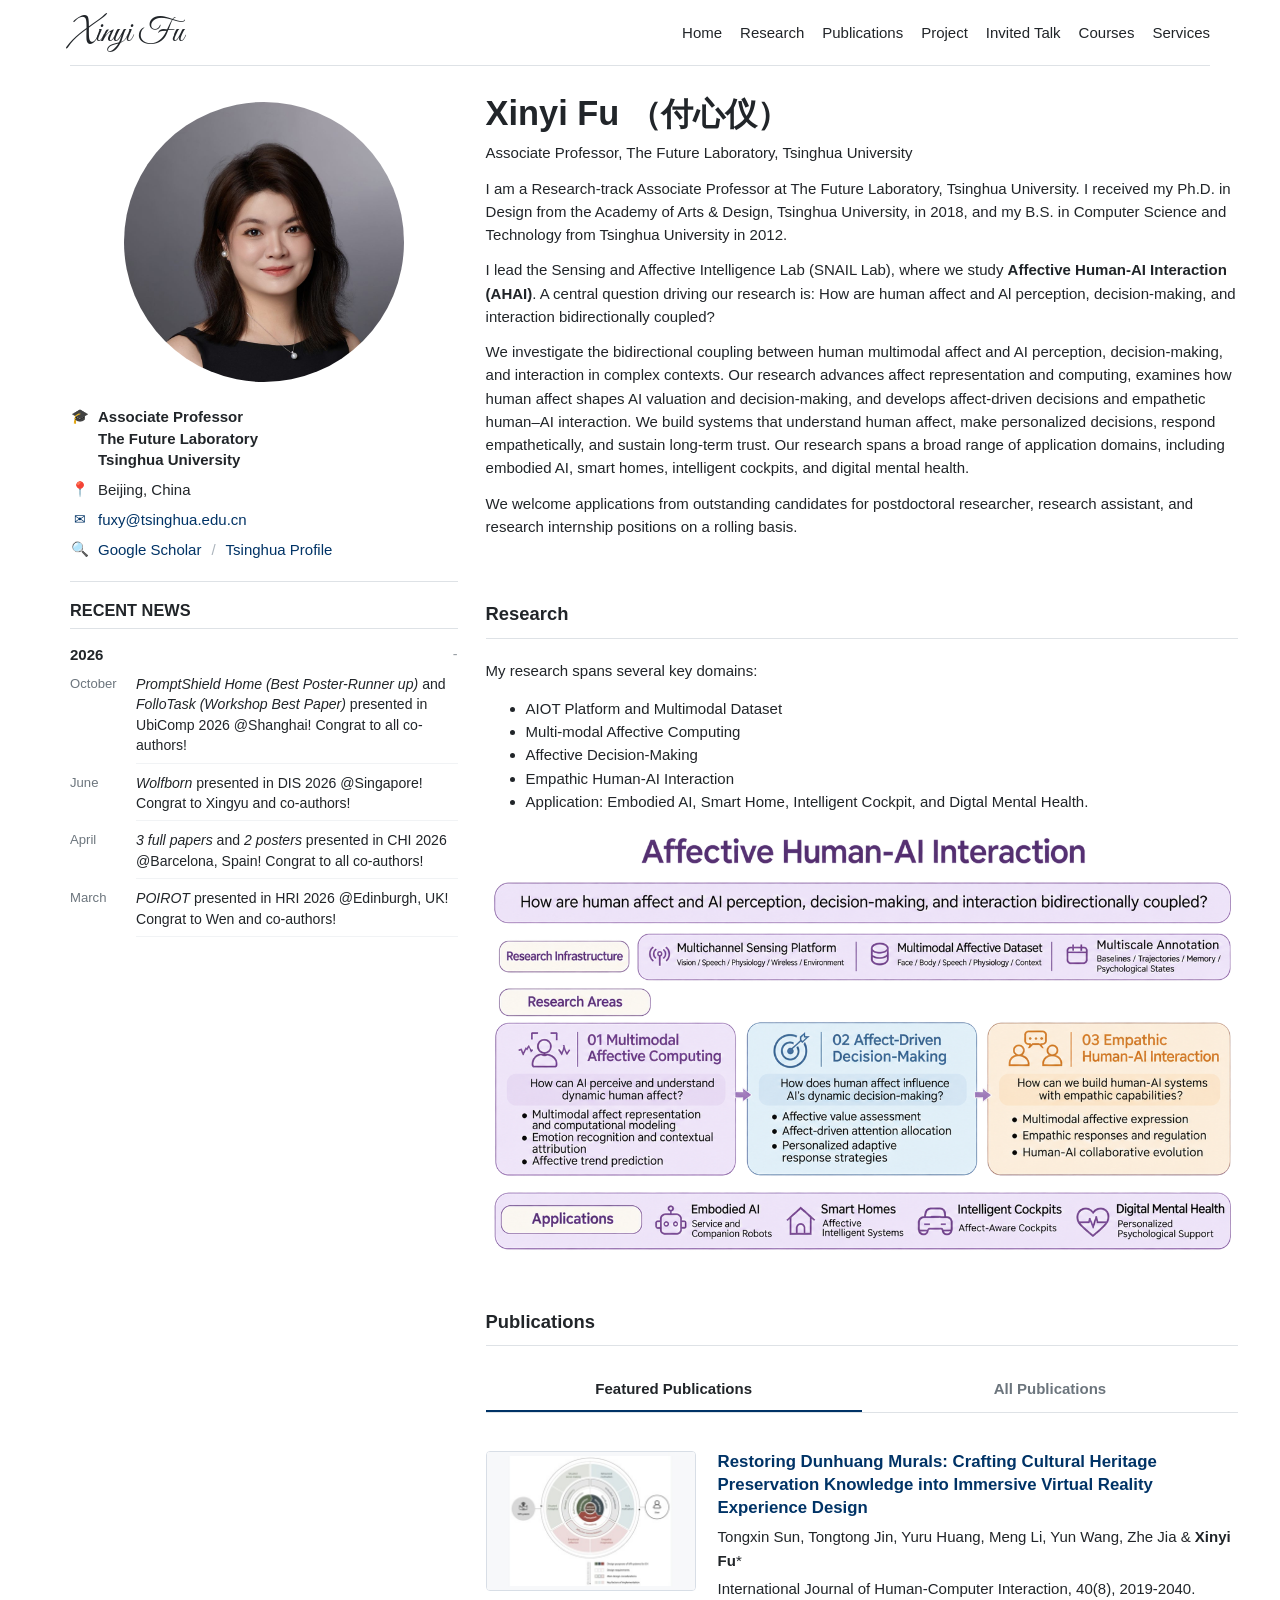
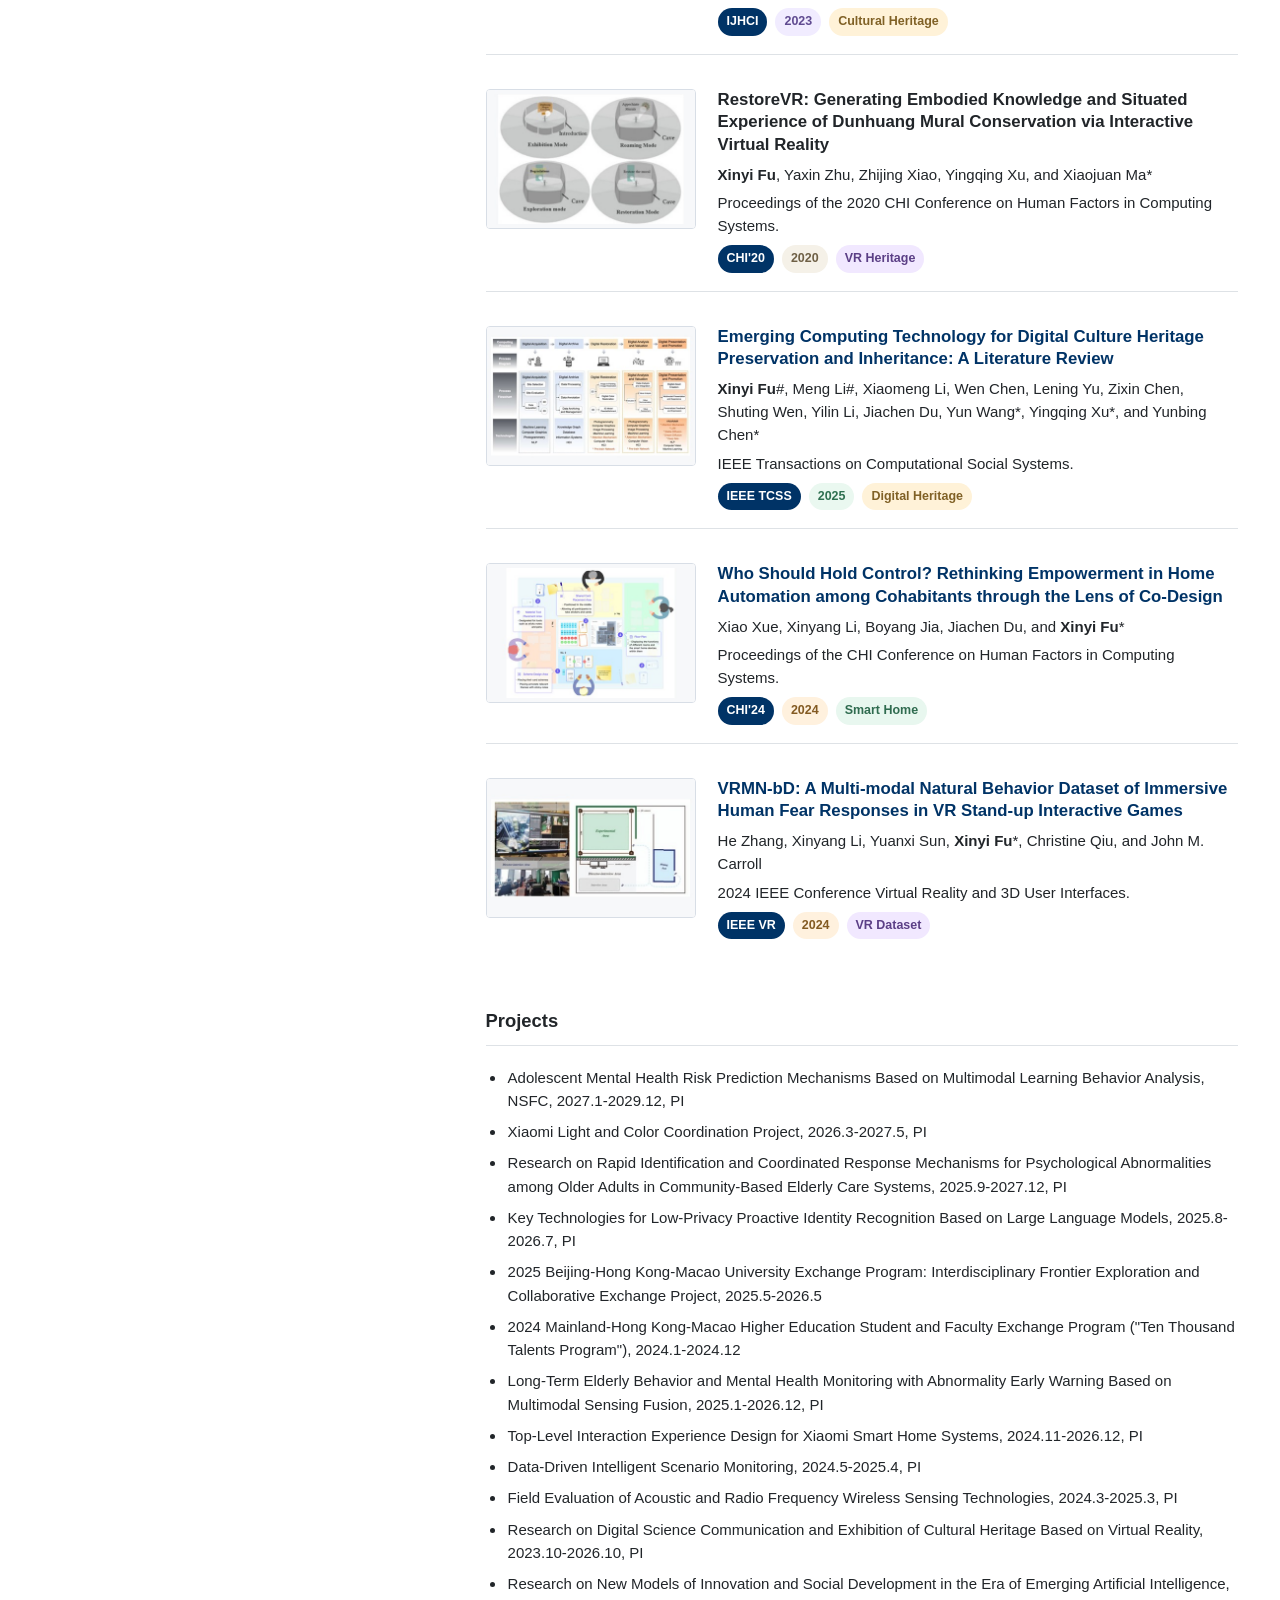
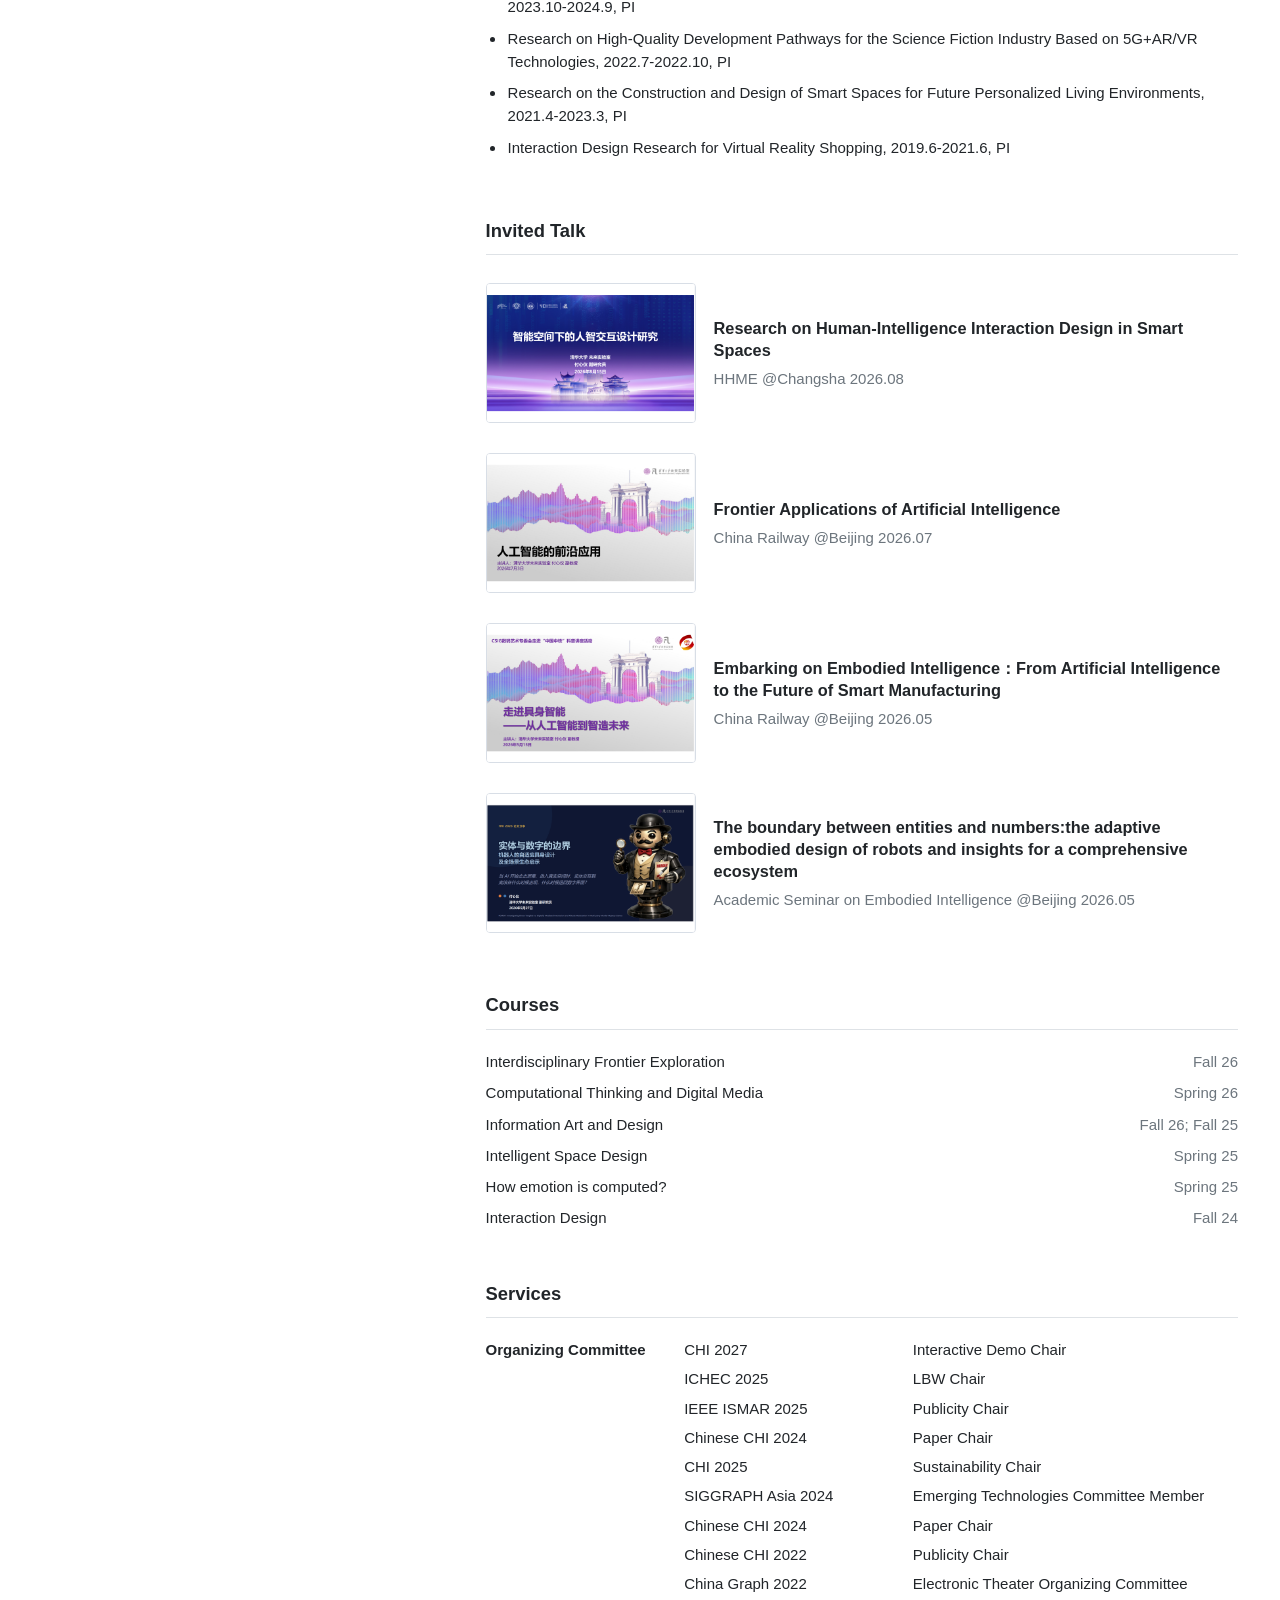
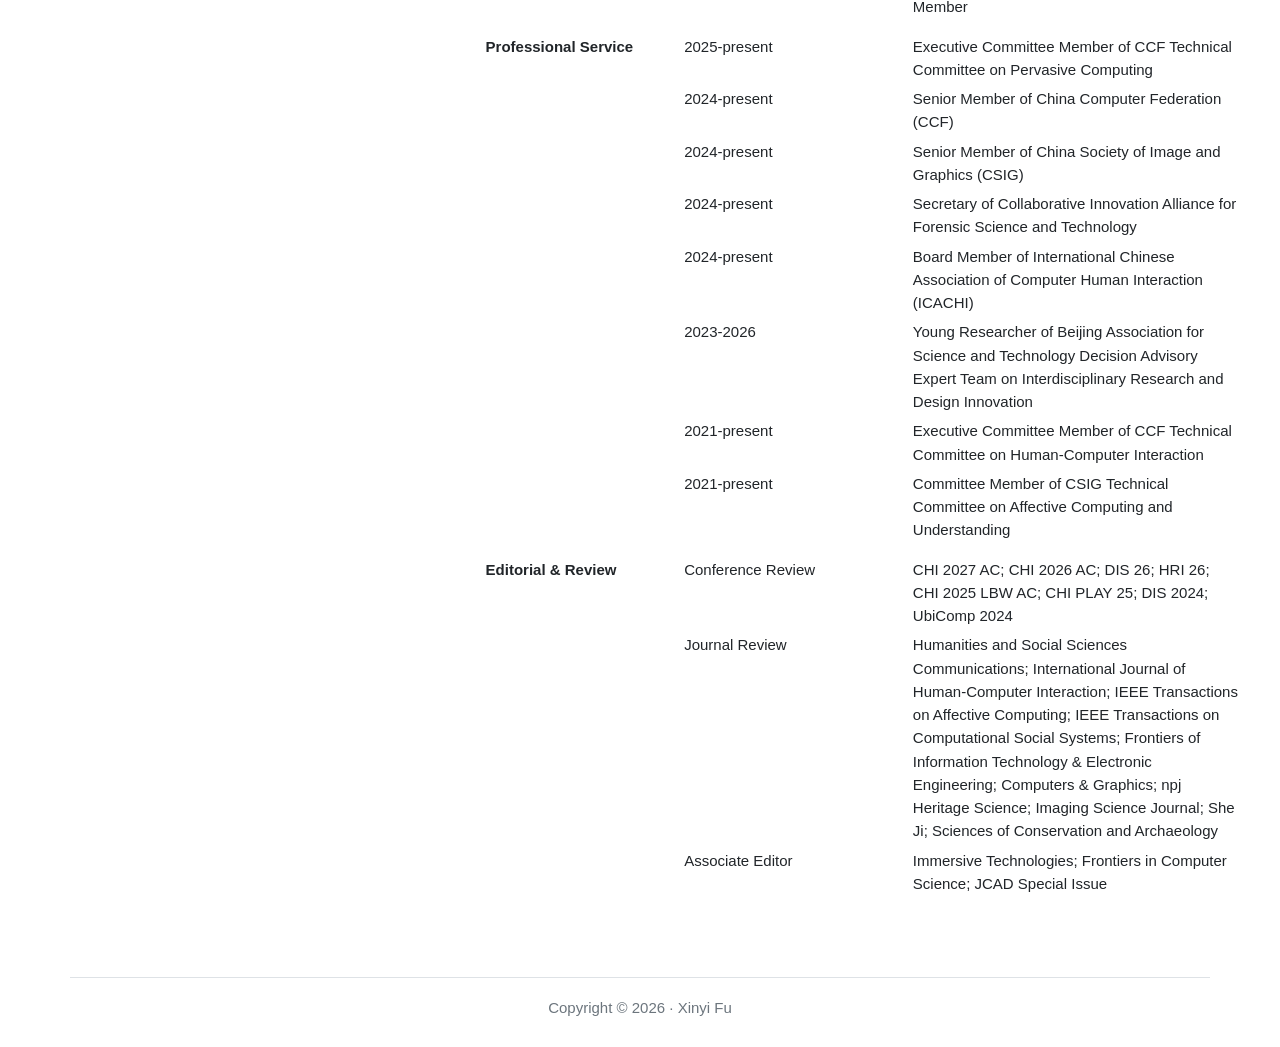
<file: index.html>
<!doctype html>
<html lang="en">
  <head>
    <meta charset="utf-8" />
    <meta name="viewport" content="width=device-width, initial-scale=1" />
    <meta
      name="description"
      content="Personal academic homepage of Xinyi Fu (付心仪), Associate Professor at The Future Laboratory, Tsinghua University. Research in HCI, multimodal sensing, smart home systems, VR/AR, affective computing, and digital cultural heritage."
    />
    <meta name="author" content="Xinyi Fu, 付心仪" />
    <meta
      name="keywords"
      content="Xinyi Fu, Fu Xinyi, 付心仪, 清华大学, Tsinghua University, The Future Laboratory, Human-Computer Interaction, HCI, Smart Home, VR, AR, Affective Computing, Digital Cultural Heritage"
    />
    <meta name="robots" content="index, follow" />
    <meta name="googlebot" content="index, follow, max-snippet:-1, max-image-preview:large" />
    <link rel="canonical" href="https://snaild.github.io/" />
    <meta property="og:title" content="Xinyi Fu (付心仪) | Tsinghua University" />
    <meta
      property="og:description"
      content="Personal academic homepage of Xinyi Fu (付心仪), Associate Professor at The Future Laboratory, Tsinghua University."
    />
    <meta property="og:type" content="profile" />
    <meta property="og:url" content="https://snaild.github.io/" />
    <meta property="og:site_name" content="Xinyi Fu Academic Homepage" />
    <meta property="og:image" content="https://snaild.github.io/assets/xinyi-fu-optimized.jpg" />
    <meta name="twitter:card" content="summary" />
    <meta name="twitter:title" content="Xinyi Fu (付心仪) | Tsinghua University" />
    <meta
      name="twitter:description"
      content="Personal academic homepage of Xinyi Fu (付心仪), Associate Professor at The Future Laboratory, Tsinghua University."
    />
    <meta name="twitter:image" content="https://snaild.github.io/assets/xinyi-fu-optimized.jpg" />
    <title>Xinyi Fu | 付心仪 | Tsinghua University</title>
    <script type="application/ld+json">
      {
        "@context": "https://schema.org",
        "@graph": [
          {
            "@type": "ProfilePage",
            "@id": "https://snaild.github.io/#profile-page",
            "url": "https://snaild.github.io/",
            "name": "Xinyi Fu (付心仪) Academic Homepage",
            "description": "Personal academic homepage of Xinyi Fu (付心仪), Associate Professor at The Future Laboratory, Tsinghua University.",
            "inLanguage": ["en", "zh-CN"],
            "mainEntity": {
              "@id": "https://snaild.github.io/#xinyi-fu"
            }
          },
          {
            "@type": "Person",
            "@id": "https://snaild.github.io/#xinyi-fu",
            "name": "Xinyi Fu",
            "givenName": "Xinyi",
            "familyName": "Fu",
            "alternateName": ["付心仪", "Fu Xinyi", "Dr. Xinyi Fu"],
            "honorificPrefix": "Dr.",
            "jobTitle": "Associate Professor",
            "description": "Xinyi Fu (付心仪) is an Associate Professor at The Future Laboratory, Tsinghua University. Her research focuses on human-computer interaction, multimodal sensing, smart home systems, VR/AR, affective computing, and digital cultural heritage.",
            "affiliation": {
              "@type": "CollegeOrUniversity",
              "name": "Tsinghua University",
              "alternateName": "清华大学"
            },
            "worksFor": {
              "@type": "Organization",
              "name": "The Future Laboratory, Tsinghua University"
            },
            "url": "https://snaild.github.io/",
            "image": "https://snaild.github.io/assets/xinyi-fu-optimized.jpg",
            "email": "mailto:fuxy@tsinghua.edu.cn",
            "sameAs": [
              "https://scholar.google.com/citations?user=mug2Xl4AAAAJ",
              "https://thfl.tsinghua.edu.cn/en/yjdw/jzg/Central_Organization/Human_Computer_Interaction__and_User_Experience/Resercher/Xinyi_Fu.htm"
            ],
            "knowsAbout": [
              "Human-Computer Interaction",
              "Multimodal Sensing",
              "Smart Home Systems",
              "Virtual Reality",
              "Augmented Reality",
              "Affective Computing",
              "Digital Cultural Heritage"
            ]
          }
        ]
      }
    </script>
    <link rel="preconnect" href="https://fonts.googleapis.com" />
    <link rel="preconnect" href="https://fonts.gstatic.com" crossorigin />
    <link href="https://fonts.googleapis.com/css2?family=Great+Vibes&display=swap" rel="stylesheet" />
    <link rel="stylesheet" href="site.css?v=courses-columns-20260529-1" />
    <script src="publications.js?v=italic-20261009" defer></script>
  </head>
  <body>
    <div class="container">
      <header class="sticky-top">
        <div class="topbar">
          <a class="home" href="#">Xinyi Fu</a>
          <nav>
            <a href="#">Home</a>
            <a href="#research">Research</a>
            <a href="#publication">Publications</a>
            <a href="#project">Project</a>
            <a href="#invited-talk">Invited Talk</a>
            <a href="#courses">Courses</a>
            <a href="#service">Services</a>
          </nav>
        </div>
      </header>

      <div class="layout">
        <aside class="sidebar">
          <div class="photo-wrap">
            <img src="assets/xinyi-fu-optimized.jpg" alt="Xinyi Fu" />
          </div>

          <div class="info-table">
            <div class="info-row">
              <div class="info-icon">&#127891;</div>
              <div>
                <p>
                  Associate Professor<br />
                  The Future Laboratory<br />
                  Tsinghua University
                </p>
              </div>
            </div>
            <div class="info-row">
              <div class="info-icon">&#128205;</div>
              <div>
                <p>Beijing, China</p>
              </div>
            </div>
            <div class="info-row">
              <div class="info-icon">&#9993;</div>
              <div>
                <p><a class="link-me" href="mailto:fuxy@tsinghua.edu.cn">fuxy@tsinghua.edu.cn</a></p>
              </div>
            </div>
            <div class="info-row">
              <div class="info-icon">&#128269;</div>
              <div>
                <p class="info-links">
                  <a class="link-me" rel="me" href="https://scholar.google.com/citations?user=mug2Xl4AAAAJ&amp;hl=zh-CN&amp;oi=ao">Google Scholar</a>
                  <a class="link-me" rel="me" href="https://thfl.tsinghua.edu.cn/en/yjdw/jzg/Central_Organization/Human_Computer_Interaction__and_User_Experience/Resercher/Xinyi_Fu.htm">Tsinghua Profile</a>
                </p>
              </div>
            </div>
          </div>
          <h4 class="section-title sidebar-title">RECENT NEWS</h4>
          <div class="updates-accordion">
            <details open>
              <summary>2026</summary>
              <dl class="updates">
                <dt>October</dt>
                <dd><em>PromptShield Home (Best Poster-Runner up)</em> and <em>FolloTask (Workshop Best Paper)</em> presented in UbiComp 2026 @Shanghai! Congrat to all co-authors!</dd>
                <dt>June</dt>
                <dd><em>Wolfborn</em> presented in DIS 2026 @Singapore! Congrat to Xingyu and co-authors!</dd>
                <dt>April</dt>
                <dd><em>3 full papers</em> and <em>2 posters</em> presented in CHI 2026 @Barcelona, Spain! Congrat to all co-authors!</dd>
                <dt>March</dt>
                <dd><em>POIROT</em> presented in HRI 2026 @Edinburgh, UK! Congrat to Wen and co-authors!</dd>
              </dl>
            </details>
          </div>
        </aside>

        <main class="content">
          <section class="intro border-bottom">
            <h1>Xinyi Fu <span>（付心仪）</span></h1>
            <p class="position">
              Associate Professor, The Future Laboratory, Tsinghua University
            </p>
            <p>
              I am a Research-track Associate Professor at The Future Laboratory, Tsinghua University. I received my Ph.D. in Design from the Academy of Arts &amp; Design, Tsinghua University, in 2018, and my B.S. in Computer Science and Technology from Tsinghua University in 2012.
            </p>
            <p>
              I lead the Sensing and Affective Intelligence Lab (SNAIL Lab), where we study <strong>Affective Human-AI Interaction (AHAI)</strong>. A central question driving our research is: How are human affect and Al perception, decision-making, and interaction bidirectionally coupled?
            </p>
            <p>
              We investigate the bidirectional coupling between human multimodal affect and AI perception, decision-making, and interaction in complex contexts. Our research advances affect representation and computing, examines how human affect shapes AI valuation and decision-making, and develops affect-driven decisions and empathetic human–AI interaction. We build systems that understand human affect, make personalized decisions, respond empathetically, and sustain long-term trust. Our research spans a broad range of application domains, including embodied AI, smart homes, intelligent cockpits, and digital mental health.
            </p>
            <p>
              We welcome applications from outstanding candidates for postdoctoral researcher, research assistant, and research internship positions on a rolling basis.
            </p>
          </section>

          <h4 class="section-title scmargin" id="research">Research</h4>
          <section class="border-bottom">
            <p>My research spans several key domains:</p>
            <ul class="research-list">
              <li>AIOT Platform and Multimodal Dataset</li>
              <li>Multi-modal Affective Computing</li>
              <li>Affective Decision-Making</li>
              <li>Empathic Human-AI Interaction</li>
              <li>Application: Embodied AI, Smart Home, Intelligent Cockpit, and Digtal Mental Health.</li>
            </ul>
            <figure class="research-figure">
              <img src="assets/AHAI-en.png" alt="Research areas of Xinyi Fu" />
            </figure>
          </section>

          <h4 class="section-title scmargin" id="publication">Publications</h4>
          <section class="border-bottom publication-list" id="publication-list">
            <p>Loading publications...</p>
          </section>

          <h4 class="section-title scmargin" id="project">Projects</h4>
          <section class="border-bottom">
            <ul class="project-list">
              <li>Adolescent Mental Health Risk Prediction Mechanisms Based on Multimodal Learning Behavior Analysis, NSFC, 2027.1-2029.12, PI</li>
              <li>Xiaomi Light and Color Coordination Project, 2026.3-2027.5, PI</li>
              <li>Research on Rapid Identification and Coordinated Response Mechanisms for Psychological Abnormalities among Older Adults in Community-Based Elderly Care Systems, 2025.9-2027.12, PI</li>
              <li>Key Technologies for Low-Privacy Proactive Identity Recognition Based on Large Language Models, 2025.8-2026.7, PI</li>
              <li>2025 Beijing-Hong Kong-Macao University Exchange Program: Interdisciplinary Frontier Exploration and Collaborative Exchange Project, 2025.5-2026.5</li>
              <li>2024 Mainland-Hong Kong-Macao Higher Education Student and Faculty Exchange Program (&quot;Ten Thousand Talents Program&quot;), 2024.1-2024.12</li>
              <li>Long-Term Elderly Behavior and Mental Health Monitoring with Abnormality Early Warning Based on Multimodal Sensing Fusion, 2025.1-2026.12, PI</li>
              <li>Top-Level Interaction Experience Design for Xiaomi Smart Home Systems, 2024.11-2026.12, PI</li>
              <li>Data-Driven Intelligent Scenario Monitoring, 2024.5-2025.4, PI</li>
              <li>Field Evaluation of Acoustic and Radio Frequency Wireless Sensing Technologies, 2024.3-2025.3, PI</li>
              <li>Research on Digital Science Communication and Exhibition of Cultural Heritage Based on Virtual Reality, 2023.10-2026.10, PI</li>
              <li>Research on New Models of Innovation and Social Development in the Era of Emerging Artificial Intelligence, 2023.10-2024.9, PI</li>
              <li>Research on High-Quality Development Pathways for the Science Fiction Industry Based on 5G+AR/VR Technologies, 2022.7-2022.10, PI</li>
              <li>Research on the Construction and Design of Smart Spaces for Future Personalized Living Environments, 2021.4-2023.3, PI</li>
              <li>Interaction Design Research for Virtual Reality Shopping, 2019.6-2021.6, PI</li>
            </ul>
          </section>

          <h4 class="section-title scmargin" id="invited-talk">Invited Talk</h4>
          <section class="border-bottom">
            <div class="talk-list">
              <article class="talk">
                <div class="talk-thumb">
                  <img src="assets/talks/p04.png" alt="Research on Human-Intelligence Interaction Design in Smart Spaces" loading="lazy" />
                </div>
                <div class="talk-body">
                  <h5>Research on Human-Intelligence Interaction Design in Smart Spaces</h5>
                  <p class="talk-time">HHME @Changsha 2026.08</p>
                </div>
              </article>
              <article class="talk">
                <div class="talk-thumb">
                  <img src="assets/talks/p03.png" alt="Frontier Applications of Artificial Intelligence" loading="lazy" />
                </div>
                <div class="talk-body">
                  <h5>Frontier Applications of Artificial Intelligence</h5>
                  <p class="talk-time">China Railway @Beijing 2026.07</p>
                </div>
              </article>
              <article class="talk">
                <div class="talk-thumb">
                  <img src="assets/talks/p02.png" alt="Embarking on Embodied Intelligence：From Artificial Intelligence to the Future of Smart Manufacturing" loading="lazy" />
                </div>
                <div class="talk-body">
                  <h5>Embarking on Embodied Intelligence：From Artificial Intelligence to the Future of Smart Manufacturing</h5>
                  <p class="talk-time">China Railway @Beijing 2026.05</p>
                </div>
              </article>
              <article class="talk">
                <div class="talk-thumb">
                  <img src="assets/talks/p01.png" alt="The boundary between entities and numbers:the adaptive embodied design of robots and insights for a comprehensive ecosystem" loading="lazy" />
                </div>
                <div class="talk-body">
                  <h5>The boundary between entities and numbers:the adaptive embodied design of robots and insights for a comprehensive ecosystem</h5>
                  <p class="talk-time">Academic Seminar on Embodied Intelligence @Beijing 2026.05</p>
                </div>
              </article>
            </div>
          </section>

          <h4 class="section-title scmargin" id="courses">Courses</h4>
          <section class="border-bottom">
            <div class="course-rows">
              <div>Interdisciplinary Frontier Exploration</div>
              <div>Fall 26</div>
              <div>Computational Thinking and Digital Media</div>
              <div>Spring 26</div>
              <div>Information Art and Design</div>
              <div>Fall 26; Fall 25</div>
              <div>Intelligent Space Design</div>
              <div>Spring 25</div>
              <div>How emotion is computed?</div>
              <div>Spring 25</div>
              <div>Interaction Design</div>
              <div>Fall 24</div>
            </div>
          </section>

          <h4 class="section-title scmargin" id="service">Services</h4>
          <section class="border-bottom">
            <div class="service-rows service-rows-three">
              <div><span class="service-category">Organizing Committee</span></div>
              <div>CHI 2027</div>
              <div>Interactive Demo Chair</div>
              <div></div>
              <div>ICHEC 2025</div>
              <div>LBW Chair</div>
              <div></div>
              <div>IEEE ISMAR 2025</div>
              <div>Publicity Chair</div>
              <div></div>
              <div>Chinese CHI 2024</div>
              <div>Paper Chair</div>
              <div></div>
              <div>CHI 2025</div>
              <div>Sustainability Chair</div>
              <div></div>
              <div>SIGGRAPH Asia 2024</div>
              <div>Emerging Technologies Committee Member</div>
              <div></div>
              <div>Chinese CHI 2024</div>
              <div>Paper Chair</div>
              <div></div>
              <div>Chinese CHI 2022</div>
              <div>Publicity Chair</div>
              <div></div>
              <div>China Graph 2022</div>
              <div>Electronic Theater Organizing Committee Member</div>
            </div>

            <div class="service-rows service-rows-three">
              <div><span class="service-category">Professional Service</span></div>
              <div>2025-present</div>
              <div>Executive Committee Member of CCF Technical Committee on Pervasive Computing</div>
              <div></div>
              <div>2024-present</div>
              <div>Senior Member of China Computer Federation (CCF)</div>
              <div></div>
              <div>2024-present</div>
              <div>Senior Member of China Society of Image and Graphics (CSIG)</div>
              <div></div>
              <div>2024-present</div>
              <div>Secretary of Collaborative Innovation Alliance for Forensic Science and Technology</div>
              <div></div>
              <div>2024-present</div>
              <div>Board Member of International Chinese Association of Computer Human Interaction (ICACHI)</div>
              <div></div>
              <div>2023-2026</div>
              <div>Young Researcher of Beijing Association for Science and Technology Decision Advisory Expert Team on Interdisciplinary Research and Design Innovation</div>
              <div></div>
              <div>2021-present</div>
              <div>Executive Committee Member of CCF Technical Committee on Human-Computer Interaction</div>
              <div></div>
              <div>2021-present</div>
              <div>Committee Member of CSIG Technical Committee on Affective Computing and Understanding</div>
            </div>

            <div class="service-rows service-rows-three">
              <div><span class="service-category">Editorial &amp; Review</span></div>
              <div>Conference Review</div>
              <div>CHI 2027 AC; CHI 2026 AC; DIS 26; HRI 26; CHI 2025 LBW AC; CHI PLAY 25; DIS 2024; UbiComp 2024</div>
              <div></div>
              <div>Journal Review</div>
              <div>Humanities and Social Sciences Communications; International Journal of Human-Computer Interaction; IEEE Transactions on Affective Computing; IEEE Transactions on Computational Social Systems; Frontiers of Information Technology &amp; Electronic Engineering; Computers &amp; Graphics; npj Heritage Science; Imaging Science Journal; She Ji; Sciences of Conservation and Archaeology</div>
              <div></div>
              <div>Associate Editor</div>
              <div>Immersive Technologies; Frontiers in Computer Science; JCAD Special Issue</div>
            </div>
          </section>
        </main>
      </div>

      <footer class="footer">
        <div>Copyright © 2026 · Xinyi Fu</div>
      </footer>
    </div>

    <button class="back-to-top" type="button" aria-label="Back to top" title="Back to top">&uarr;</button>
    <script>
      const backToTopButton = document.querySelector(".back-to-top");

      function updateBackToTopButton() {
        backToTopButton.classList.toggle("is-visible", window.scrollY > 160);
      }

      backToTopButton.addEventListener("click", () => {
        window.scrollTo({ top: 0, behavior: "smooth" });
      });

      updateBackToTopButton();
      window.addEventListener("scroll", updateBackToTopButton, { passive: true });
    </script>
  </body>
</html>
</file>
<file: site.css>
:root {
  --main-color: #003366;
  --muted: #6c757d;
  --line: #dee2e6;
  --paper: #ffffff;
  --soft: #f8f9fa;
  --ink: #212529;
  --accent: #003366;
}

*,
*::before,
*::after {
  box-sizing: border-box;
}

html {
  scroll-behavior: smooth;
}

body {
  margin: 0;
  background: var(--paper);
  color: var(--ink);
  font-family: "Open Sans", Arial, Helvetica, "Microsoft YaHei", sans-serif;
  font-size: 15px;
  line-height: 1.55;
}

a {
  color: var(--main-color);
  text-decoration: none;
}

a:hover {
  color: #1a1e21;
  text-decoration: underline;
  text-decoration-color: #930a41;
}

.container {
  width: min(1140px, calc(100% - 32px));
  margin: 0 auto;
}

.sticky-top {
  position: sticky;
  top: 0;
  z-index: 20;
  background: rgba(255, 255, 255, 0.9);
  backdrop-filter: blur(9px);
}

.topbar {
  display: flex;
  align-items: center;
  justify-content: space-between;
  gap: 24px;
  margin-bottom: 28px;
  border-bottom: 1px solid var(--line);
}

.home {
  padding: 18px 0 14px;
  color: var(--ink);
  font-family: "Great Vibes", Georgia, "Times New Roman", serif;
  font-size: 2.05rem;
  font-style: normal;
  line-height: 1;
  text-decoration: none;
}

.topbar nav {
  display: inline-flex;
  flex-wrap: wrap;
  justify-content: flex-end;
  gap: 18px;
}

.topbar nav a {
  padding: 14px 0;
  color: var(--ink);
  text-decoration: none;
}

.topbar nav a:hover {
  color: var(--main-color);
}

.layout {
  display: grid;
  grid-template-columns: 34% 66%;
  gap: 28px;
}

.sidebar {
  min-width: 0;
}

.photo-wrap {
  display: flex;
  justify-content: center;
}

.photo-wrap img {
  width: 280px;
  height: 280px;
  display: block;
  border-radius: 50%;
  object-fit: cover;
  object-position: center top;
  margin: 8px 0 22px;
}

.info-table {
  border-bottom: 1px solid var(--line);
  padding: 2px 0 13px;
}

.info-row {
  display: grid;
  grid-template-columns: 20px minmax(0, 1fr);
  gap: 8px;
  align-items: start;
  margin-bottom: 8px;
}

.info-icon {
  color: var(--main-color);
  font-size: 0.9rem;
  line-height: 1.45;
  text-align: center;
}

.info-row p {
  margin-bottom: 0;
  line-height: 1.45;
}

.info-row:first-child p {
  font-weight: 600;
}

p {
  margin: 0 0 12px;
}

.intro p,
.research-list,
.row-body,
.paper-meta {
  color: var(--ink);
  font-family: "Open Sans", Arial, Helvetica, "Microsoft YaHei", sans-serif;
  font-size: 15px;
  font-weight: 400;
  line-height: 1.55;
}

.info-links {
  display: flex;
  flex-wrap: wrap;
  gap: 4px 10px;
  line-height: 1.45;
}

.info-links a + a::before {
  content: "/";
  margin-right: 10px;
  color: #adb5bd;
}

.section-title {
  margin: 0 0 20px;
  padding: 18px 0 9px;
  border-bottom: 1px solid var(--line);
  color: var(--ink);
  font-size: 1.15rem;
  font-weight: 700;
  letter-spacing: 0;
  text-shadow: none;
}

.sidebar-title {
  margin: 18px 0 4px;
  padding: 0 0 7px;
  border-bottom: 1px solid var(--line);
  font-size: 1.02rem;
  line-height: 1.25;
  text-shadow: none;
}

.updates-accordion {
  display: grid;
  gap: 0;
}

.updates-accordion details {
  border-bottom: 0;
  padding: 0;
}

.updates-accordion summary {
  display: flex;
  align-items: center;
  gap: 8px;
  cursor: pointer;
  list-style: none;
  padding: 10px 0 6px;
  color: var(--ink);
  font-size: 0.94rem;
  font-weight: 700;
}

.updates-accordion summary::-webkit-details-marker {
  display: none;
}

.updates-accordion summary::after {
  content: "+";
  margin-left: auto;
  color: #9aa0a6;
  font-size: 0.9rem;
  font-weight: 400;
}

.updates-accordion details[open] summary::after {
  content: "-";
}

.updates {
  display: grid;
  grid-template-columns: 52px minmax(0, 1fr);
  gap: 7px 14px;
  margin: 0;
  padding: 2px 0 12px;
}

.updates dt {
  color: var(--muted);
  font-size: 0.82rem;
  font-weight: 400;
  line-height: 1.45;
  text-align: left;
}

.updates dd {
  margin: 0 0 2px;
  padding-bottom: 7px;
  border-bottom: 1px solid #f1f3f5;
  color: var(--ink);
  font-size: 0.88rem;
  line-height: 1.45;
  text-align: left;
}

.content {
  min-width: 0;
}

.intro h1 {
  margin: 0 0 8px;
  font-size: 2.15rem;
  line-height: 1.15;
}

.intro h1 span {
  color: var(--ink);
  font-size: 2rem;
  font-weight: 700;
}

.position {
  color: var(--muted);
}

.border-bottom {
  border-bottom: 0;
  margin-bottom: 24px;
  padding-bottom: 8px;
}

.row-line {
  display: grid;
  grid-template-columns: 25% 75%;
  gap: 20px;
  padding: 10px 0;
}

.row-label {
  color: var(--ink);
  font-weight: 600;
  text-align: right;
}

.row-body {
  min-width: 0;
}

.project-list {
  margin: 0;
  padding-left: 20px;
  color: var(--ink);
}

.project-list li {
  margin-bottom: 8px;
  padding-left: 2px;
}

.course-rows {
  display: grid;
  grid-template-columns: minmax(0, 1fr) 170px;
  gap: 8px 24px;
  align-items: baseline;
}

.course-rows > div:nth-child(2n) {
  color: var(--muted);
  text-align: right;
}

.talk-list {
  display: grid;
  gap: 14px;
}

.talk {
  display: grid;
  grid-template-columns: 210px minmax(0, 1fr);
  gap: 18px;
  align-items: center;
  padding: 8px 0;
}

.talk-thumb {
  width: 210px;
  aspect-ratio: 3 / 2;
  border: 1px solid #d8dee6;
  border-radius: 4px;
  overflow: hidden;
  background: #f7f8fa;
}

.talk-thumb img {
  width: 100%;
  height: 100%;
  display: block;
  object-fit: contain;
  background: #f7f8fa;
}

.talk-body h5 {
  margin: 0 0 6px;
  font-size: 1.02rem;
  line-height: 1.35;
}

.talk-time {
  margin: 0;
  color: var(--muted);
}

.research-figure {
  margin: 18px 0 2px;
}

.research-figure img {
  display: block;
  width: 100%;
  height: auto;
}

.service-rows {
  margin-bottom: 16px;
}

.service-rows-three {
  display: grid;
  grid-template-columns: 24% 28% minmax(0, 48%);
  gap: 6px 18px;
}

.service-rows-two {
  display: grid;
  grid-template-columns: 24% minmax(0, 76%);
  gap: 6px 18px;
}

.service-category {
  font-weight: 700;
}

.publication-list {
  display: grid;
  gap: 16px;
}

.publication-tabs {
  display: grid;
  grid-template-columns: repeat(2, minmax(0, 1fr));
  border-bottom: 1px solid var(--line);
  margin-bottom: 4px;
}

.publication-tab {
  border: 0;
  border-bottom: 2px solid transparent;
  background: transparent;
  color: var(--muted);
  cursor: pointer;
  font: inherit;
  font-weight: 700;
  padding: 11px 8px 10px;
  text-align: center;
}

.publication-tab:hover {
  color: var(--ink);
}

.publication-tab.active {
  border-color: var(--main-color);
  color: var(--ink);
}

.publication-panel {
  display: grid;
  gap: 16px;
}

.publication-panel[hidden] {
  display: none;
}

.paper {
  display: grid;
  grid-template-columns: 210px minmax(0, 1fr);
  gap: 22px;
  padding: 18px 0;
  border-bottom: 1px solid var(--line);
}

.paper:last-child {
  border-bottom: 0;
}

.paper-thumb {
  display: block;
  width: 210px;
  aspect-ratio: 3 / 2;
  border: 1px solid #d8dee6;
  border-radius: 4px;
  overflow: hidden;
  background: #f7f8fa;
}

.paper-thumb img {
  width: 100%;
  height: 100%;
  display: block;
  object-fit: contain;
  background: #f7f8fa;
}

.paper-meta h5 {
  margin: 0 0 6px;
  font-size: 1.05rem;
  line-height: 1.35;
  font-weight: 700;
}

.paper-title-link {
  color: var(--accent);
  text-decoration: none;
}

.paper-title-link:hover {
  text-decoration: underline;
  text-underline-offset: 3px;
}

.authors {
  margin-bottom: 5px;
}

.authors strong {
  font-weight: 700;
}

.paper-desc {
  margin-bottom: 8px;
  color: var(--ink);
}

.paper-links {
  display: flex;
  flex-wrap: wrap;
  align-items: center;
  gap: 8px;
  margin: 0;
}

.venue,
.year-tag,
.tag {
  border-radius: 999px;
  padding: 4px 9px;
  font-size: 0.78rem;
  font-weight: 700;
  text-align: center;
}

.venue {
  background: var(--main-color);
  color: #ffffff;
}

.tag {
  background: #eef2f7;
  color: var(--main-color);
}

.year-tag {
  background: #f1f3f5;
  color: #495057;
}

.semibold {
  font-weight: 600;
}

.scmargin {
  scroll-margin-top: 72px;
}

.footer {
  margin-top: 34px;
  border-top: 1px solid var(--line);
  padding: 18px 0 28px;
  color: var(--muted);
  text-align: center;
  font-weight: 300;
}

.back-to-top {
  position: fixed;
  right: max(24px, calc((100vw - 1140px) / 2 + 12px));
  bottom: 24px;
  z-index: 100;
  width: 42px;
  height: 42px;
  border: 1px solid rgba(33, 37, 41, 0.24);
  border-radius: 50%;
  background: rgba(255, 255, 255, 0.94);
  color: var(--ink);
  cursor: pointer;
  box-shadow: 0 6px 18px rgba(33, 37, 41, 0.12);
  font: 700 1.05rem/1 Arial, Helvetica, sans-serif;
  opacity: 0;
  pointer-events: none;
  transform: translateY(6px);
  transition: opacity 140ms ease, transform 140ms ease, border-color 140ms ease, background 140ms ease, box-shadow 140ms ease;
}

.back-to-top.is-visible {
  opacity: 0.96;
  pointer-events: auto;
  transform: translateY(0);
}

.back-to-top:hover {
  border-color: rgba(33, 37, 41, 0.42);
  background: #ffffff;
  box-shadow: 0 8px 22px rgba(33, 37, 41, 0.16);
  opacity: 1;
}

@media (max-width: 820px) {
  .topbar {
    align-items: flex-start;
    flex-direction: column;
    gap: 0;
  }

  .topbar nav {
    justify-content: flex-start;
    gap: 14px;
  }

  .layout {
    grid-template-columns: 1fr;
  }

  .row-line,
  .talk,
  .paper {
    grid-template-columns: 1fr;
    gap: 6px;
  }

  .talk-thumb {
    width: 210px;
  }

  .row-label,
  .updates dt {
    text-align: left;
  }

  .service-rows-three,
  .service-rows-two,
  .course-rows {
    grid-template-columns: 1fr;
    gap: 5px;
  }

  .course-rows > div:nth-child(2n) {
    margin-bottom: 8px;
    text-align: left;
  }

  .service-rows-three > div:empty {
    display: none;
  }

  .updates {
    grid-template-columns: 64px minmax(0, 1fr);
  }

  .back-to-top {
    right: 16px;
    bottom: 18px;
    width: 38px;
    height: 38px;
  }
}
</file>
